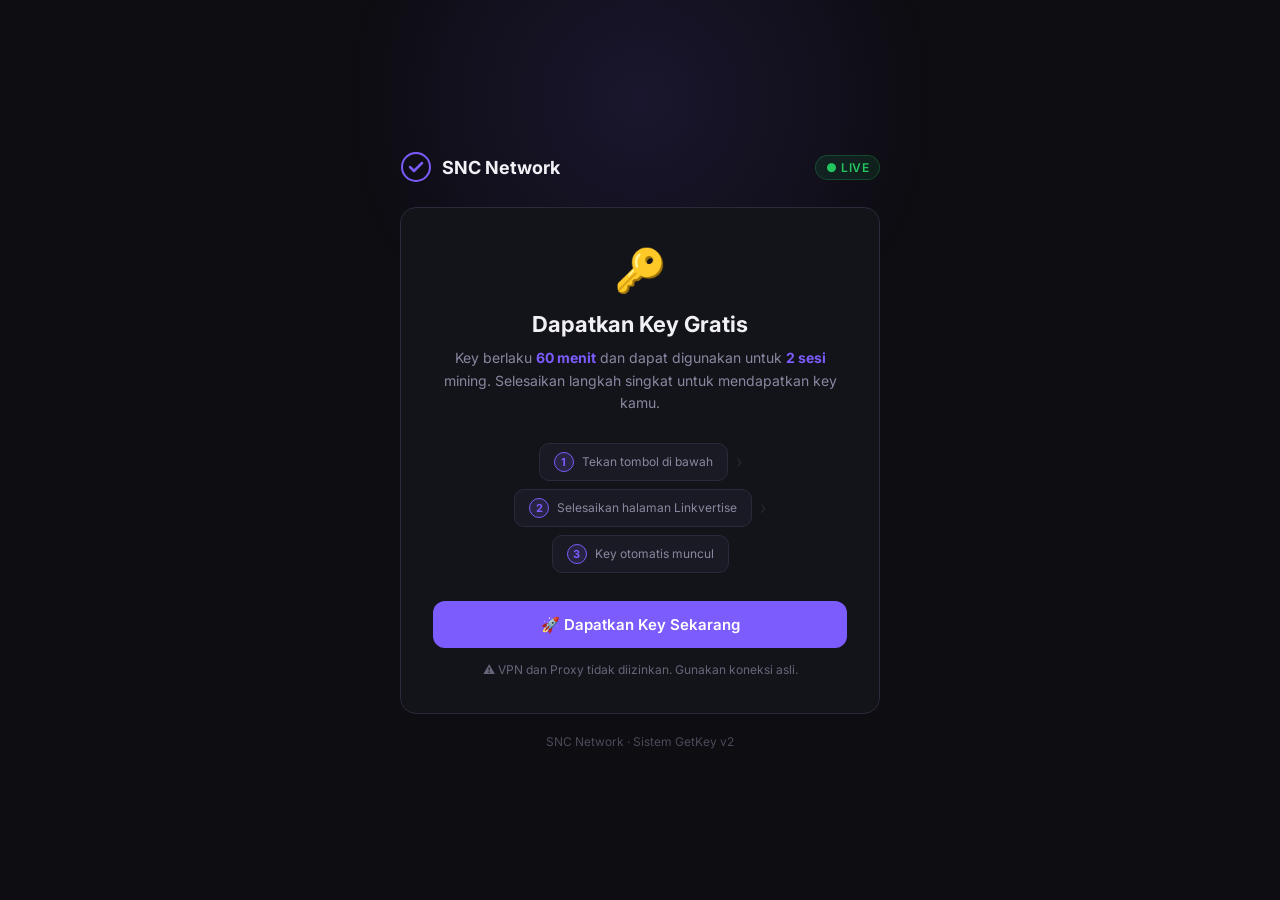
<file: index.html>
<!DOCTYPE html>
<html lang="id">
<head>
  <meta charset="UTF-8" />
  <meta name="viewport" content="width=device-width, initial-scale=1.0" />
  <title>SNC Network — Dapatkan Key</title>
  <link rel="preconnect" href="https://fonts.googleapis.com" />
  <link href="https://fonts.googleapis.com/css2?family=Inter:wght@400;500;600;700&family=JetBrains+Mono:wght@500&display=swap" rel="stylesheet" />
  <link rel="stylesheet" href="css/style.css" />
</head>
<body>

  <div class="bg-glow"></div>

  <div class="container">
    <header class="header">
      <div class="logo">
        <svg width="32" height="32" viewBox="0 0 32 32" fill="none">
          <circle cx="16" cy="16" r="14" stroke="#7c5cfc" stroke-width="2"/>
          <path d="M10 16l4 4 8-8" stroke="#7c5cfc" stroke-width="2.5" stroke-linecap="round" stroke-linejoin="round"/>
        </svg>
        <span>SNC Network</span>
      </div>
      <span class="badge-live">● LIVE</span>
    </header>

    <main class="card">
      <div class="card-icon">🔑</div>
      <h1 class="card-title">Dapatkan Key Gratis</h1>
      <p class="card-desc">
        Key berlaku <strong>60 menit</strong> dan dapat digunakan untuk <strong>2 sesi</strong> mining.
        Selesaikan langkah singkat untuk mendapatkan key kamu.
      </p>

      <div class="steps">
        <div class="step" id="step-1">
          <div class="step-num">1</div>
          <div class="step-text">Tekan tombol di bawah</div>
        </div>
        <div class="step-arrow">›</div>
        <div class="step" id="step-2">
          <div class="step-num">2</div>
          <div class="step-text">Selesaikan halaman Linkvertise</div>
        </div>
        <div class="step-arrow">›</div>
        <div class="step" id="step-3">
          <div class="step-num">3</div>
          <div class="step-text">Key otomatis muncul</div>
        </div>
      </div>

      <div id="status-box" class="status-box hidden"></div>

      <button id="btn-getkey" class="btn-primary" onclick="startGetKey()">
        <span id="btn-text">🚀 Dapatkan Key Sekarang</span>
        <div id="btn-spinner" class="spinner hidden"></div>
      </button>

      <p class="note">⚠️ VPN dan Proxy tidak diizinkan. Gunakan koneksi asli.</p>
    </main>

    <footer class="footer">
      <p>SNC Network · Sistem GetKey v2</p>
    </footer>
  </div>

  <script src="js/app.js"></script>
</body>
</html>
</file>
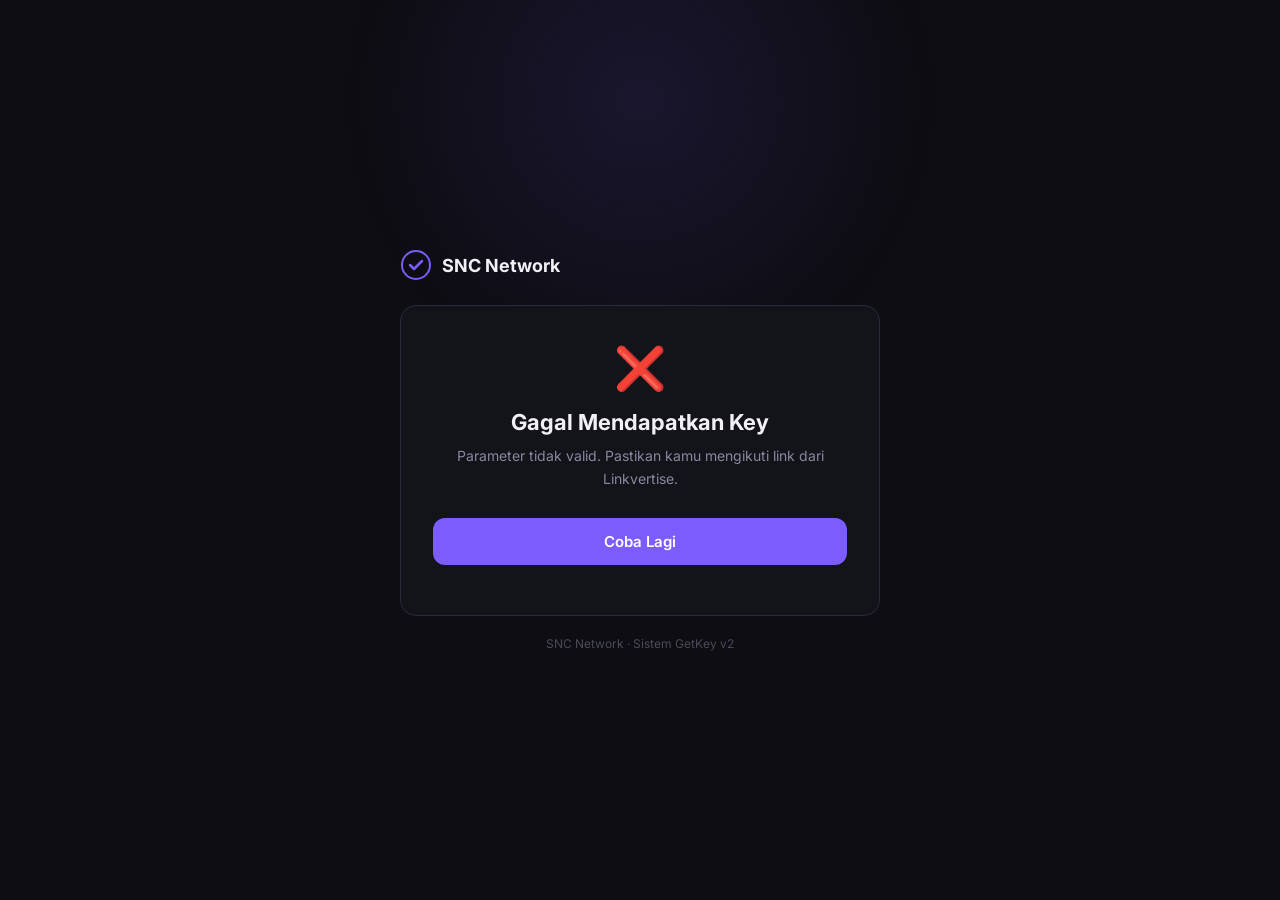
<file: success.html>
<!DOCTYPE html>
<html lang="id">
<head>
  <meta charset="UTF-8" />
  <meta name="viewport" content="width=device-width, initial-scale=1.0" />
  <title>SNC Network — Memproses Key</title>
  <link rel="preconnect" href="https://fonts.googleapis.com" />
  <link href="https://fonts.googleapis.com/css2?family=Inter:wght@400;500;600;700&family=JetBrains+Mono:wght@500&display=swap" rel="stylesheet" />
  <link rel="stylesheet" href="css/style.css" />
</head>
<body>

  <div class="bg-glow"></div>

  <div class="container">
    <header class="header">
      <div class="logo">
        <svg width="32" height="32" viewBox="0 0 32 32" fill="none">
          <circle cx="16" cy="16" r="14" stroke="#7c5cfc" stroke-width="2"/>
          <path d="M10 16l4 4 8-8" stroke="#7c5cfc" stroke-width="2.5" stroke-linecap="round" stroke-linejoin="round"/>
        </svg>
        <span>SNC Network</span>
      </div>
    </header>

    <main class="card" id="card-loading">
      <div class="loading-ring"></div>
      <h2 class="card-title" style="margin-top: 24px;">Memproses...</h2>
      <p class="card-desc">Sedang memverifikasi dan membuat key kamu.</p>
    </main>

    <!-- Key berhasil -->
    <main class="card hidden" id="card-success">
      <div class="card-icon">✅</div>
      <h2 class="card-title">Key Berhasil Dibuat!</h2>
      <p class="card-desc">Salin key di bawah dan gunakan di aplikasi SNC Network.</p>

      <div class="key-box">
        <code id="key-display">—</code>
        <button class="btn-copy" id="btn-copy" onclick="copyKey()">Salin</button>
      </div>

      <div class="key-info">
        <div class="key-info-item">
          <span class="info-label">⏱ Berlaku</span>
          <span class="info-val" id="key-timer">60:00</span>
        </div>
        <div class="key-info-item">
          <span class="info-label">🎮 Sesi tersisa</span>
          <span class="info-val">2 sesi</span>
        </div>
      </div>

      <a href="index.html" class="btn-secondary">← Kembali ke Halaman Utama</a>
    </main>

    <!-- Error -->
    <main class="card hidden" id="card-error">
      <div class="card-icon">❌</div>
      <h2 class="card-title">Gagal Mendapatkan Key</h2>
      <p class="card-desc" id="error-message">Terjadi kesalahan. Silakan coba lagi.</p>
      <a href="index.html" class="btn-primary" style="display:inline-block; text-decoration:none; text-align:center;">
        Coba Lagi
      </a>
    </main>

    <footer class="footer">
      <p>SNC Network · Sistem GetKey v2</p>
    </footer>
  </div>

  <script>
    // Konfigurasi — ganti sesuai Worker URL kamu
    const WORKER_URL = "https://snc-getkey.pages.dev";

    async function processVerify() {
      const params = new URLSearchParams(window.location.search);
      const taskId = params.get("task_id");

      if (!taskId) {
        showError("Parameter tidak valid. Pastikan kamu mengikuti link dari Linkvertise.");
        return;
      }

      try {
        const res = await fetch(`${WORKER_URL}/api/verify`, {
          method: "POST",
          headers: { "Content-Type": "application/json" },
          body: JSON.stringify({ task_id: taskId }),
        });

        const data = await res.json();

        if (data.success && data.key) {
          showKey(data.key);
        } else {
          showError(data.error || "Verifikasi gagal. Coba lagi dari awal.");
        }
      } catch (err) {
        showError("Tidak bisa terhubung ke server. Periksa koneksi internet kamu.");
      }
    }

    function showKey(key) {
      document.getElementById("card-loading").classList.add("hidden");
      document.getElementById("card-success").classList.remove("hidden");
      document.getElementById("key-display").textContent = key;
      startCountdown(60 * 60); // 60 menit dalam detik
    }

    function showError(msg) {
      document.getElementById("card-loading").classList.add("hidden");
      document.getElementById("card-error").classList.remove("hidden");
      document.getElementById("error-message").textContent = msg;
    }

    function copyKey() {
      const key = document.getElementById("key-display").textContent;
      navigator.clipboard.writeText(key).then(() => {
        const btn = document.getElementById("btn-copy");
        btn.textContent = "Tersalin ✓";
        btn.style.background = "#22c55e";
        setTimeout(() => {
          btn.textContent = "Salin";
          btn.style.background = "";
        }, 2000);
      });
    }

    function startCountdown(seconds) {
      const el = document.getElementById("key-timer");
      let remaining = seconds;

      const interval = setInterval(() => {
        remaining--;
        if (remaining <= 0) {
          clearInterval(interval);
          el.textContent = "Kedaluwarsa";
          el.style.color = "#ef4444";
          return;
        }
        const m = Math.floor(remaining / 60).toString().padStart(2, "0");
        const s = (remaining % 60).toString().padStart(2, "0");
        el.textContent = `${m}:${s}`;
      }, 1000);
    }

    // Jalankan saat halaman load
    window.addEventListener("DOMContentLoaded", processVerify);
  </script>
</body>
</html>
</file>
<file: css/style.css>
*, *::before, *::after { box-sizing: border-box; margin: 0; padding: 0; }

:root {
  --bg: #0d0d12;
  --surface: #13131a;
  --surface-2: #1a1a24;
  --border: #2a2a3a;
  --accent: #7c5cfc;
  --accent-dim: rgba(124, 92, 252, 0.15);
  --accent-glow: rgba(124, 92, 252, 0.4);
  --text: #f0f0f5;
  --text-dim: #8888a0;
  --green: #22c55e;
  --red: #ef4444;
  --radius: 16px;
}

body {
  background: var(--bg);
  color: var(--text);
  font-family: 'Inter', sans-serif;
  min-height: 100vh;
  display: flex;
  align-items: center;
  justify-content: center;
  padding: 24px 16px;
  position: relative;
  overflow-x: hidden;
}

/* Background glow */
.bg-glow {
  position: fixed;
  top: -200px;
  left: 50%;
  transform: translateX(-50%);
  width: 600px;
  height: 600px;
  background: radial-gradient(circle, rgba(124,92,252,0.12) 0%, transparent 70%);
  pointer-events: none;
  z-index: 0;
}

.container {
  width: 100%;
  max-width: 480px;
  position: relative;
  z-index: 1;
}

/* Header */
.header {
  display: flex;
  align-items: center;
  justify-content: space-between;
  margin-bottom: 24px;
}

.logo {
  display: flex;
  align-items: center;
  gap: 10px;
  font-weight: 700;
  font-size: 18px;
  color: var(--text);
}

.badge-live {
  font-size: 12px;
  font-weight: 600;
  color: var(--green);
  background: rgba(34,197,94,0.1);
  border: 1px solid rgba(34,197,94,0.25);
  padding: 4px 10px;
  border-radius: 100px;
  letter-spacing: 0.5px;
}

/* Card */
.card {
  background: var(--surface);
  border: 1px solid var(--border);
  border-radius: var(--radius);
  padding: 36px 32px;
  text-align: center;
}

.card-icon {
  font-size: 42px;
  margin-bottom: 16px;
}

.card-title {
  font-size: 22px;
  font-weight: 700;
  color: var(--text);
  margin-bottom: 10px;
}

.card-desc {
  font-size: 14px;
  color: var(--text-dim);
  line-height: 1.6;
  margin-bottom: 28px;
}

.card-desc strong {
  color: var(--accent);
}

/* Steps */
.steps {
  display: flex;
  align-items: center;
  justify-content: center;
  gap: 8px;
  margin-bottom: 28px;
  flex-wrap: wrap;
}

.step {
  display: flex;
  align-items: center;
  gap: 8px;
  background: var(--surface-2);
  border: 1px solid var(--border);
  border-radius: 10px;
  padding: 8px 14px;
  font-size: 12px;
  color: var(--text-dim);
}

.step-num {
  width: 20px;
  height: 20px;
  border-radius: 50%;
  background: var(--accent-dim);
  border: 1px solid var(--accent);
  color: var(--accent);
  font-size: 11px;
  font-weight: 700;
  display: flex;
  align-items: center;
  justify-content: center;
  flex-shrink: 0;
}

.step-arrow {
  color: var(--border);
  font-size: 18px;
  font-weight: 300;
}

/* Buttons */
.btn-primary {
  width: 100%;
  padding: 14px 24px;
  background: var(--accent);
  color: #fff;
  border: none;
  border-radius: 12px;
  font-size: 15px;
  font-weight: 600;
  font-family: 'Inter', sans-serif;
  cursor: pointer;
  display: flex;
  align-items: center;
  justify-content: center;
  gap: 10px;
  transition: opacity 0.2s, transform 0.1s, box-shadow 0.2s;
  box-shadow: 0 0 0 0 var(--accent-glow);
  margin-bottom: 14px;
}

.btn-primary:hover {
  opacity: 0.9;
  box-shadow: 0 0 24px var(--accent-glow);
}

.btn-primary:active {
  transform: scale(0.98);
}

.btn-primary:disabled {
  opacity: 0.5;
  cursor: not-allowed;
}

.btn-secondary {
  display: inline-block;
  margin-top: 16px;
  padding: 10px 20px;
  background: var(--surface-2);
  color: var(--text-dim);
  border: 1px solid var(--border);
  border-radius: 10px;
  font-size: 13px;
  font-weight: 500;
  text-decoration: none;
  transition: color 0.2s, border-color 0.2s;
}

.btn-secondary:hover {
  color: var(--text);
  border-color: var(--accent);
}

/* Note */
.note {
  font-size: 12px;
  color: var(--text-dim);
  opacity: 0.7;
}

/* Status box */
.status-box {
  border-radius: 10px;
  padding: 12px 16px;
  font-size: 13px;
  font-weight: 500;
  margin-bottom: 16px;
  text-align: left;
}

.status-box.error {
  background: rgba(239,68,68,0.1);
  border: 1px solid rgba(239,68,68,0.3);
  color: #fca5a5;
}

.status-box.info {
  background: rgba(124,92,252,0.1);
  border: 1px solid rgba(124,92,252,0.3);
  color: #c4b5fd;
}

.status-box.success {
  background: rgba(34,197,94,0.1);
  border: 1px solid rgba(34,197,94,0.3);
  color: #86efac;
}

/* Key display */
.key-box {
  background: var(--surface-2);
  border: 1px solid var(--border);
  border-radius: 12px;
  padding: 16px 20px;
  display: flex;
  align-items: center;
  justify-content: space-between;
  gap: 12px;
  margin-bottom: 20px;
}

.key-box code {
  font-family: 'JetBrains Mono', monospace;
  font-size: 14px;
  color: var(--accent);
  word-break: break-all;
  flex: 1;
  text-align: left;
}

.btn-copy {
  padding: 8px 16px;
  background: var(--accent-dim);
  border: 1px solid var(--accent);
  color: var(--accent);
  border-radius: 8px;
  font-size: 12px;
  font-weight: 600;
  cursor: pointer;
  font-family: 'Inter', sans-serif;
  transition: background 0.2s, color 0.2s;
  flex-shrink: 0;
}

.btn-copy:hover {
  background: var(--accent);
  color: #fff;
}

/* Key info */
.key-info {
  display: flex;
  gap: 12px;
  margin-bottom: 16px;
  justify-content: center;
}

.key-info-item {
  background: var(--surface-2);
  border: 1px solid var(--border);
  border-radius: 10px;
  padding: 10px 16px;
  display: flex;
  flex-direction: column;
  align-items: center;
  gap: 4px;
  flex: 1;
}

.info-label {
  font-size: 11px;
  color: var(--text-dim);
}

.info-val {
  font-size: 16px;
  font-weight: 700;
  color: var(--text);
  font-family: 'JetBrains Mono', monospace;
}

/* Spinner */
.spinner {
  width: 18px;
  height: 18px;
  border: 2px solid rgba(255,255,255,0.3);
  border-top-color: #fff;
  border-radius: 50%;
  animation: spin 0.7s linear infinite;
}

/* Loading ring (success page) */
.loading-ring {
  width: 64px;
  height: 64px;
  border: 3px solid var(--border);
  border-top-color: var(--accent);
  border-radius: 50%;
  animation: spin 1s linear infinite;
  margin: 0 auto;
}

@keyframes spin {
  to { transform: rotate(360deg); }
}

/* Utility */
.hidden { display: none !important; }

/* Footer */
.footer {
  text-align: center;
  margin-top: 20px;
  font-size: 12px;
  color: var(--text-dim);
  opacity: 0.5;
}

/* Responsive */
@media (max-width: 480px) {
  .card { padding: 28px 20px; }
  .steps { gap: 4px; }
  .step-text { display: none; }
  .key-info { flex-direction: column; }
  }
</file>
